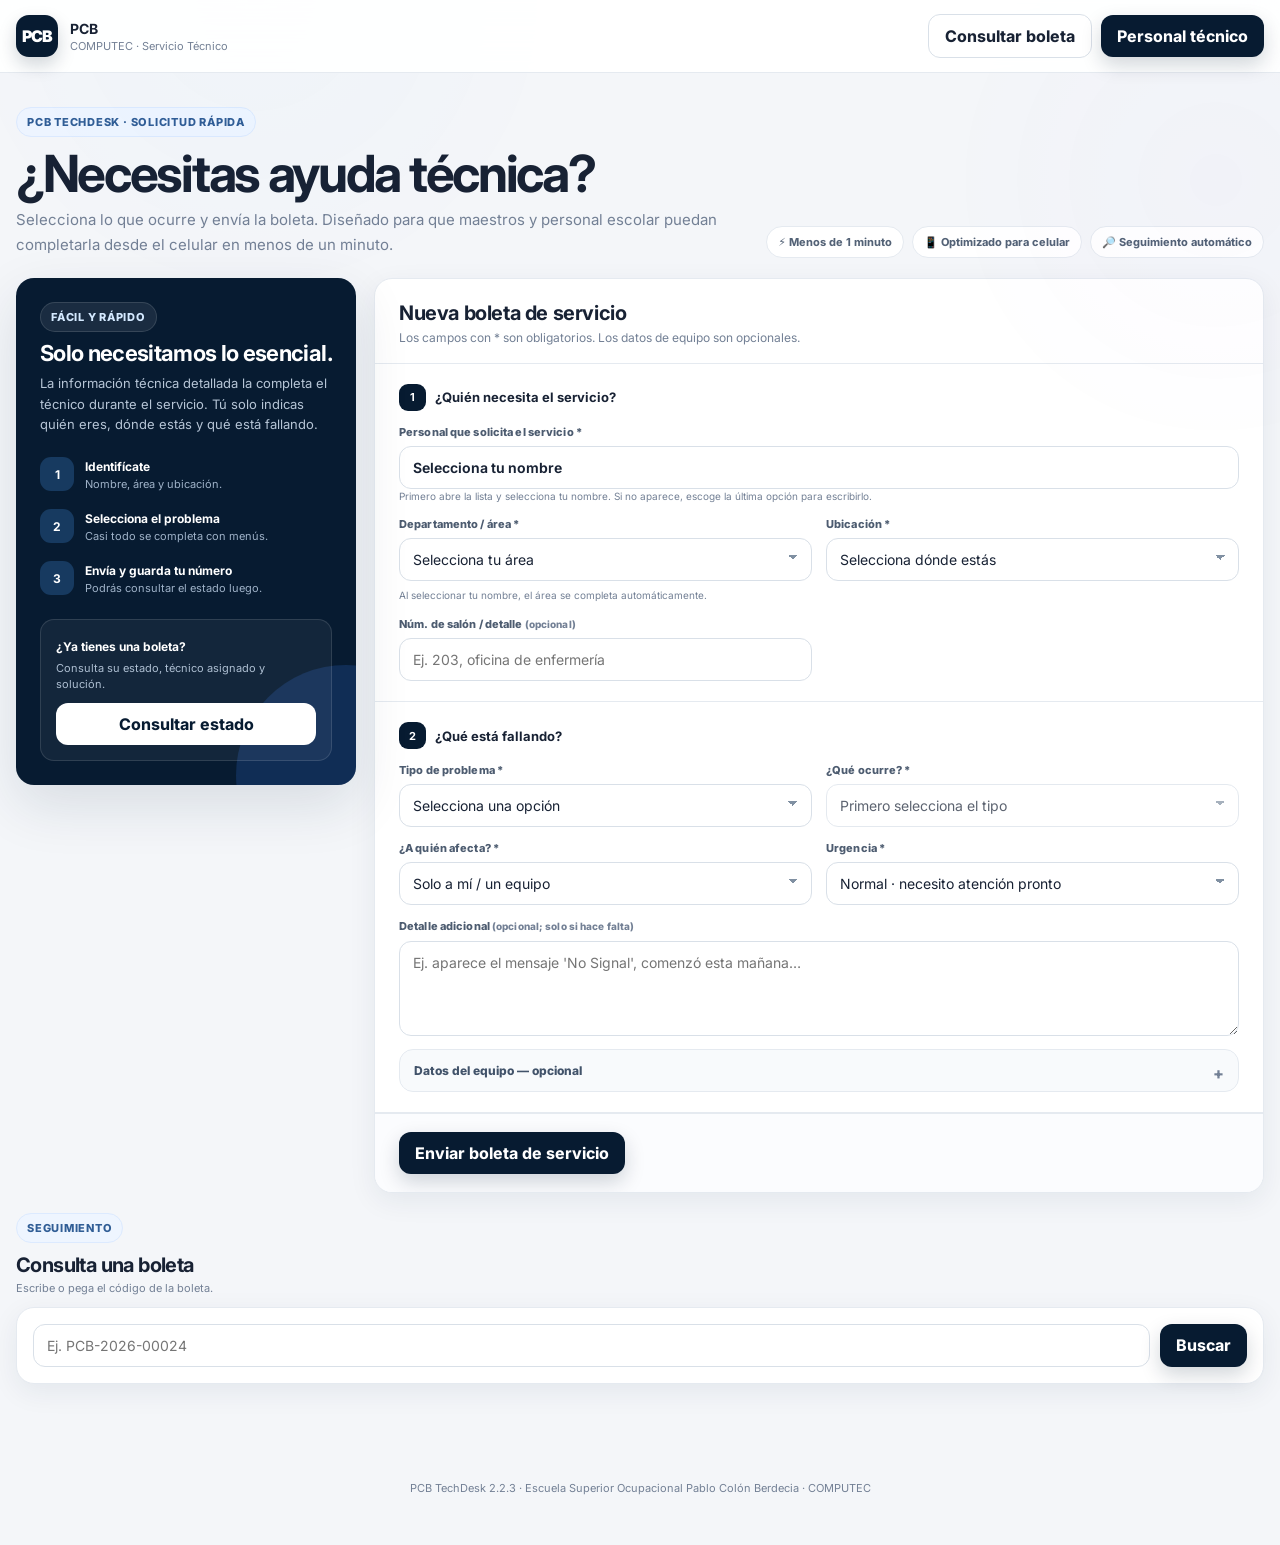
<file: index.html>
<!doctype html>
<html lang="es">
<head>
  <meta charset="utf-8">
  <meta name="viewport" content="width=device-width,initial-scale=1,viewport-fit=cover">
  <title>PCB TechDesk · Solicitud rápida de servicio</title>
  <meta name="theme-color" content="#071b31">
  <meta name="description" content="Sistema escolar de boletas de servicio técnico de COMPUTEC">
  <link rel="preconnect" href="https://fonts.googleapis.com">
  <link rel="preconnect" href="https://fonts.gstatic.com" crossorigin>
  <link href="https://fonts.googleapis.com/css2?family=Inter:wght@400;500;600;700;800;900&display=swap" rel="stylesheet">
  <link rel="stylesheet" href="assets/styles.css">
  <link rel="manifest" href="manifest.webmanifest">
</head>
<body>
  <div class="grid-bg"></div>
  <div id="demoBanner" class="demo-banner hidden">MODO DEMOSTRACIÓN · Los datos se guardan localmente hasta conectar Supabase.</div>

  <header class="topbar">
    <div class="shell topbar-inner">
      <a class="brand" href="#solicitud" aria-label="PCB TechDesk">
        <div class="brand-mark">PCB</div>
        <div class="brand-copy"><strong id="schoolName">PCB</strong><span id="deptName">COMPUTEC · Servicio Técnico</span></div>
      </a>
      <div class="top-actions">
        <a class="btn btn-secondary" href="#seguimiento">Consultar boleta</a>
        <a class="btn btn-primary" href="login.html">Personal técnico</a>
      </div>
    </div>
  </header>

  <main class="public-main" id="solicitud">
    <div class="shell">
      <section class="public-intro">
        <div>
          <span class="eyebrow">PCB TechDesk · solicitud rápida</span>
          <h1>¿Necesitas ayuda técnica?</h1>
          <p>Selecciona lo que ocurre y envía la boleta. Diseñado para que maestros y personal escolar puedan completarla desde el celular en menos de un minuto.</p>
        </div>
        <div class="quick-chips" aria-label="Ventajas">
          <span class="quick-chip">⚡ Menos de 1 minuto</span>
          <span class="quick-chip">📱 Optimizado para celular</span>
          <span class="quick-chip">🔎 Seguimiento automático</span>
        </div>
      </section>

      <div class="quick-layout">
        <aside class="quick-side">
          <span class="eyebrow" style="background:rgba(255,255,255,.08);border-color:rgba(255,255,255,.12);color:#d4e9ff">Fácil y rápido</span>
          <h2>Solo necesitamos lo esencial.</h2>
          <p>La información técnica detallada la completa el técnico durante el servicio. Tú solo indicas quién eres, dónde estás y qué está fallando.</p>
          <div class="quick-step"><b>1</b><div><strong>Identifícate</strong><span>Nombre, área y ubicación.</span></div></div>
          <div class="quick-step"><b>2</b><div><strong>Selecciona el problema</strong><span>Casi todo se completa con menús.</span></div></div>
          <div class="quick-step"><b>3</b><div><strong>Envía y guarda tu número</strong><span>Podrás consultar el estado luego.</span></div></div>
          <div class="side-track">
            <strong>¿Ya tienes una boleta?</strong>
            <p>Consulta su estado, técnico asignado y solución.</p>
            <a class="btn" href="#seguimiento">Consultar estado</a>
          </div>
        </aside>

        <section class="card quick-form-card">
          <div class="quick-form-head">
            <h2>Nueva boleta de servicio</h2>
            <p>Los campos con * son obligatorios. Los datos de equipo son opcionales.</p>
          </div>

          <form id="ticketForm" novalidate>

            <div class="quick-section">
              <div class="quick-section-title"><b>1</b><strong>¿Quién necesita el servicio?</strong></div>
              <div class="form-grid">
                <div class="field full staff-directory-field">
                  <label for="staffSelect">Personal que solicita el servicio *</label>
                  <div id="staffSelectMode">
                    <select id="staffSelect" aria-describedby="staffHelp" required>
                      <option value="">Selecciona tu nombre</option>
                      <option value="staff_07" data-name="Acosta Meléndez, Vilmarie" data-email="de140504@miescuela.pr" data-assignment="Inglés" data-schedule="12:50-1:40" data-grade="12" data-department="Inglés">Acosta Meléndez, Vilmarie — Inglés — 12</option>
                      <option value="staff_03" data-name="Aguayo Guzmán, Danny" data-email="de109743@miescuela.pr" data-assignment="Español" data-schedule="10:10-11:00" data-grade="11" data-department="Español">Aguayo Guzmán, Danny — Español — 11</option>
                      <option value="staff_20" data-name="Alicea Nieves, Melanie" data-email="de168674@miescuela.pr" data-assignment="Artes Culinarias" data-schedule="7:30-8:30" data-grade="10, 11, 12" data-department="Artes Culinarias">Alicea Nieves, Melanie — Artes Culinarias — 10, 11, 12</option>
                      <option value="staff_04" data-name="Alvarado Berríos, Angélica" data-email="de151684@miescuela.pr" data-assignment="Español" data-schedule="12:50-1:40" data-grade="12" data-department="Español">Alvarado Berríos, Angélica — Español — 12</option>
                      <option value="staff_21" data-name="Berrios Colón, Carmen I." data-email="de110258@miescuela.pr" data-assignment="Consejera" data-schedule="---" data-grade="N/A" data-department="Consejería">Berrios Colón, Carmen I. — Consejera</option>
                      <option value="staff_26" data-name="Berrios Ortiz, Jesús" data-email="de161266@miescuela.pr" data-assignment="Psicólogo" data-schedule="2:30-3:30" data-grade="N/A" data-department="Psicología">Berrios Ortiz, Jesús — Psicólogo</option>
                      <option value="staff_28" data-name="Berrios Zayas, Janelyz" data-email="de167251@miescuela.pr" data-assignment="Trabajadora Social" data-schedule="2:30-3:30" data-grade="N/A" data-department="Trabajo Social">Berrios Zayas, Janelyz — Trabajadora Social</option>
                      <option value="staff_47" data-name="Berríos, Ivette" data-email="de000009@miescuela.pr" data-assignment="Educación Especial" data-schedule="8:30-9:20" data-grade="9" data-department="Educación Especial">Berríos, Ivette — Educación Especial — 9</option>
                      <option value="staff_22" data-name="Bonilla Camacho, José L." data-email="de166341@miescuela.pr" data-assignment="STEM" data-schedule="---" data-grade="---" data-department="STEM">Bonilla Camacho, José L. — STEM</option>
                      <option value="staff_23" data-name="Camacho Ortiz, Félix" data-email="de172428@miescuela.pr" data-assignment="Matemáticas" data-schedule="---" data-grade="11" data-department="Matemáticas">Camacho Ortiz, Félix — Matemáticas — 11</option>
                      <option value="staff_24" data-name="Cintrón Ortiz, Nydia I." data-email="de82283@miescuela.pr" data-assignment="---" data-schedule="---" data-grade="---" data-department="Administración / Personal escolar">Cintrón Ortiz, Nydia I. — ---</option>
                      <option value="staff_19" data-name="Collazo Esparra, Brenda E." data-email="de73409@miescuela.pr" data-assignment="Educación Física" data-schedule="7:30-8:30" data-grade="9-12" data-department="Educación Física">Collazo Esparra, Brenda E. — Educación Física — 9-12</option>
                      <option value="staff_31" data-name="Colón Aponte, Célida I." data-email="de161775@miescuela.pr" data-assignment="Enfermera" data-schedule="1:40-2:30" data-grade="N/A" data-department="Enfermería">Colón Aponte, Célida I. — Enfermera</option>
                      <option value="staff_25" data-name="Colón Arroyo, Sheyka" data-email="bibliotecapcb2@gmail.com" data-assignment="Bibliotecaria" data-schedule="1:00-3:30" data-grade="N/A" data-department="Biblioteca / Centro de Recursos">Colón Arroyo, Sheyka — Bibliotecaria</option>
                      <option value="staff_08" data-name="Colón Ortiz, Luz C." data-email="de91134@miescuela.pr" data-assignment="Matemáticas" data-schedule="10:10-11:00" data-grade="9" data-department="Matemáticas">Colón Ortiz, Luz C. — Matemáticas — 9</option>
                      <option value="staff_51" data-name="Colón, W." data-email="de000007@miescuela.pr" data-assignment="Ciencia EE" data-schedule="12:00-12:50" data-grade="9, 10, 11" data-department="Educación Especial">Colón, W. — Ciencia EE — 9, 10, 11</option>
                      <option value="staff_48" data-name="Colón, W." data-email="de000004@miescuela.pr" data-assignment="Educación Especial" data-schedule="8:30-9:20" data-grade="10" data-department="Educación Especial">Colón, W. — Educación Especial — 10</option>
                      <option value="staff_29" data-name="Cruz Maldonado, Sonia I." data-email="de58390@miescuela.pr" data-assignment="Consejera" data-schedule="1:40-2:30" data-grade="N/A" data-department="Consejería">Cruz Maldonado, Sonia I. — Consejera</option>
                      <option value="staff_43" data-name="Feliciano Rivera, Eliel" data-email="de108786@miescuela.pr" data-assignment="Educación Especial" data-schedule="8:30-9:20" data-grade="11" data-department="Educación Especial">Feliciano Rivera, Eliel — Educación Especial — 11</option>
                      <option value="staff_16" data-name="Fuentes Berrios, Elsa" data-email="de172572@miescuela.pr" data-assignment="Aplicaciones Tecnológicas" data-schedule="7:30-8:30" data-grade="9" data-department="Aplicaciones Tecnológicas">Fuentes Berrios, Elsa — Aplicaciones Tecnológicas — 9</option>
                      <option value="staff_30" data-name="García Rivera, Maricarmen" data-email="de85494@miescuela.pr" data-assignment="Consejera" data-schedule="1:40-2:30" data-grade="N/A" data-department="Consejería">García Rivera, Maricarmen — Consejera</option>
                      <option value="staff_05" data-name="Hernández Rosado, Coral" data-email="de152598@miescuela.pr" data-assignment="Inglés" data-schedule="9:20-10:10" data-grade="10" data-department="Inglés">Hernández Rosado, Coral — Inglés — 10</option>
                      <option value="staff_46" data-name="Martínez Maldonado, Iris M." data-email="de143365@miescuela.pr" data-assignment="Educación Especial" data-schedule="11:00-11:50" data-grade="11" data-department="Educación Especial">Martínez Maldonado, Iris M. — Educación Especial — 11</option>
                      <option value="staff_11" data-name="Matos Ortiz, Glorimar" data-email="de76545@miescuela.pr" data-assignment="Matemáticas" data-schedule="12:50-1:40" data-grade="12" data-department="Matemáticas">Matos Ortiz, Glorimar — Matemáticas — 12</option>
                      <option value="staff_32" data-name="Nieves Alvarado, Madeline" data-email="de131962@miescuela.pr" data-assignment="Historia" data-schedule="9:20-10:10" data-grade="9" data-department="Historia / Estudios Sociales">Nieves Alvarado, Madeline — Historia — 9</option>
                      <option value="staff_49" data-name="Núñez, Sra." data-email="de000005@miescuela.pr" data-assignment="Español EE" data-schedule="8:30-9:20" data-grade="9, 10, 11" data-department="Educación Especial">Núñez, Sra. — Español EE — 9, 10, 11</option>
                      <option value="staff_12" data-name="Ortiz Berdecia, Diana C." data-email="de159697@miescuela.pr" data-assignment="Ciencias" data-schedule="8:30-9:20" data-grade="9" data-department="Ciencias">Ortiz Berdecia, Diana C. — Ciencias — 9</option>
                      <option value="staff_39" data-name="Ortiz Cartagena, Marta" data-email="de155939@miescuela.pr" data-assignment="Vocacional-Enfermería" data-schedule="7:30-8:30" data-grade="10, 11, 12" data-department="Enfermería">Ortiz Cartagena, Marta — Vocacional-Enfermería — 10, 11, 12</option>
                      <option value="staff_37" data-name="Ortiz Montesino, Nivia J." data-email="de66472@miescuela.pr" data-assignment="Cosmetología" data-schedule="7:30-8:30" data-grade="10, 11, 12" data-department="Cosmetología">Ortiz Montesino, Nivia J. — Cosmetología — 10, 11, 12</option>
                      <option value="staff_06" data-name="Otero, Carmen" data-email="de112451@miescuela.pr" data-assignment="Inglés" data-schedule="9:20-10:10" data-grade="9-6, 9-7, 10-6, 11-6, EES" data-department="Inglés">Otero, Carmen — Inglés — 9-6, 9-7, 10-6, 11-6, EES</option>
                      <option value="staff_15" data-name="Palomino Luna, Ivette" data-email="de74635@miescuela.pr" data-assignment="Ciencia Física" data-schedule="9:20-10:10" data-grade="12" data-department="Ciencias">Palomino Luna, Ivette — Ciencia Física — 12</option>
                      <option value="staff_50" data-name="Pérez, Sra." data-email="de000006@miescuela.pr" data-assignment="Matemática EE" data-schedule="9:20-10:10" data-grade="9, 11" data-department="Educación Especial">Pérez, Sra. — Matemática EE — 9, 11</option>
                      <option value="staff_35" data-name="Rivas Aponte, Luis E." data-email="de136956@miescuela.pr" data-assignment="Electiva Historia" data-schedule="7:30-8:30" data-grade="10-6, 11-6" data-department="Historia / Estudios Sociales">Rivas Aponte, Luis E. — Electiva Historia — 10-6, 11-6</option>
                      <option value="staff_34" data-name="Rivas Aponte, Luis E." data-email="de136956@miescuela.pr" data-assignment="Historia" data-schedule="7:30-8:30" data-grade="11, 12" data-department="Historia / Estudios Sociales">Rivas Aponte, Luis E. — Historia — 11, 12</option>
                      <option value="staff_40" data-name="Rivera Alejandro, Ada J." data-email="de155982@miescuela.pr" data-assignment="Vocacional-DECACoop" data-schedule="7:30-8:30" data-grade="10, 11, 12" data-department="DECA / Coop">Rivera Alejandro, Ada J. — Vocacional-DECACoop — 10, 11, 12</option>
                      <option value="staff_44" data-name="Rivera Berrios, Ana M." data-email="de000008@miescuela.pr" data-assignment="Educación Especial" data-schedule="12:00-12:50" data-grade="9, 12" data-department="Educación Especial">Rivera Berrios, Ana M. — Educación Especial — 9, 12</option>
                      <option value="staff_09" data-name="Rivera Hernández, Miguel A." data-email="de70109@miescuela.pr" data-assignment="Matemáticas" data-schedule="8:30-9:20" data-grade="10" data-department="Matemáticas">Rivera Hernández, Miguel A. — Matemáticas — 10</option>
                      <option value="staff_27" data-name="Rivera Moreno, Kárem Z." data-email="de156358@miescuela.pr" data-assignment="Trabajadora Social" data-schedule="2:30-3:30" data-grade="N/A" data-department="Trabajo Social">Rivera Moreno, Kárem Z. — Trabajadora Social</option>
                      <option value="staff_45" data-name="Rivera Pagan, Zulma I." data-email="de142518@miescuela.pr" data-assignment="Educación Especial" data-schedule="12:50-1:40" data-grade="10" data-department="Educación Especial">Rivera Pagan, Zulma I. — Educación Especial — 10</option>
                      <option value="staff_14" data-name="Rivera, Jennifer" data-email="de000002@miescuela.pr" data-assignment="Ciencias" data-schedule="11:00-11:50" data-grade="11" data-department="Ciencias">Rivera, Jennifer — Ciencias — 11</option>
                      <option value="staff_02" data-name="Rodríguez López, Brenda L." data-email="de68899@miescuela.pr" data-assignment="Español" data-schedule="8:30-9:20" data-grade="10" data-department="Español">Rodríguez López, Brenda L. — Español — 10</option>
                      <option value="staff_42" data-name="Rodríguez Rodríguez, Jelitza" data-email="de87668@miescuela.pr" data-assignment="Vocacional-Electiva Ocupacional" data-schedule="8:30-9:20" data-grade="11" data-department="Educación Ocupacional">Rodríguez Rodríguez, Jelitza — Vocacional-Electiva Ocupacional — 11</option>
                      <option value="staff_13" data-name="Rosado Alvarado, Jacqueline M." data-email="de69779@miescuela.pr" data-assignment="Ciencias" data-schedule="8:30-9:20" data-grade="10" data-department="Ciencias">Rosado Alvarado, Jacqueline M. — Ciencias — 10</option>
                      <option value="staff_10" data-name="Rosado, Evelisse" data-email="de000013@miescuela.pr" data-assignment="Matemáticas" data-schedule="10:10-11:00" data-grade="11" data-department="Matemáticas">Rosado, Evelisse — Matemáticas — 11</option>
                      <option value="staff_41" data-name="Ríos Berrios, Luis" data-email="de109026@miescuela.pr" data-assignment="Vocacioal-Elaboración P.A." data-schedule="7:30-8:30" data-grade="10, 11, 12" data-department="Elaboración de Productos Agrícolas">Ríos Berrios, Luis — Vocacioal-Elaboración P.A. — 10, 11, 12</option>
                      <option value="staff_17" data-name="Santiago Cruz, Yarimar" data-email="de134628@miescuela.pr" data-assignment="Salud" data-schedule="7:30-8:30" data-grade="9" data-department="Salud">Santiago Cruz, Yarimar — Salud — 9</option>
                      <option value="staff_36" data-name="Soto Pagán, Celimar" data-email="de134766@miescuela.pr" data-assignment="Electiva Salud" data-schedule="11:00-11:50" data-grade="10, 12" data-department="Salud">Soto Pagán, Celimar — Electiva Salud — 10, 12</option>
                      <option value="staff_01" data-name="Torres Soto, Midelys" data-email="de000001@miescuela.pr" data-assignment="Español" data-schedule="8:30-9:20" data-grade="9" data-department="Español">Torres Soto, Midelys — Español — 9</option>
                      <option value="staff_52" data-name="Torres, Carmen" data-email="de000003@miescuela.pr" data-assignment="R2 y R3" data-schedule="10:10-11:00" data-grade="R2, R3" data-department="Educación Especial">Torres, Carmen — R2 y R3 — R2, R3</option>
                      <option value="staff_33" data-name="Virella Ramos, Desiré" data-email="de148839@miescuela.pr" data-assignment="Historia" data-schedule="8:30-9:20" data-grade="10" data-department="Historia / Estudios Sociales">Virella Ramos, Desiré — Historia — 10</option>
                      <option value="staff_18" data-name="Vázquez Maldonado, Mayra" data-email="de166884@miescuela.pr" data-assignment="Educación Física" data-schedule="7:30-8:30" data-grade="9-12" data-department="Educación Física">Vázquez Maldonado, Mayra — Educación Física — 9-12</option>
                      <option value="staff_38" data-name="Vázquez Vázquez, Roberto" data-email="de167766@miescuela.pr" data-assignment="Vocacional-Computec" data-schedule="7:30-8:30" data-grade="10, 11, 12" data-department="COMPUTEC / Tecnología">Vázquez Vázquez, Roberto — Vocacional-Computec — 10, 11, 12</option>
                      <option value="__other_staff">＋ Otro personal escolar / Mi nombre no aparece</option>
                    </select>
                    <div class="hint" id="staffHelp">Primero abre la lista y selecciona tu nombre. Si no aparece, escoge la última opción para escribirlo.</div>
                  </div>

                  <div id="staffManualMode" class="hidden">
                    <div class="manual-staff-head">
                      <strong>Otro personal escolar</strong>
                      <button type="button" class="btn btn-secondary btn-sm" id="backToStaffList">← Volver a la lista</button>
                    </div>
                    <div class="form-grid" style="margin-top:10px">
                      <div class="field">
                        <label for="otherStaffName">Nombre y apellido *</label>
                        <input id="otherStaffName" autocomplete="name" placeholder="Escribe tu nombre completo">
                      </div>
                      <div class="field">
                        <label for="otherStaffType">Tipo de personal *</label>
                        <select id="otherStaffType">
                          <option value="">Selecciona una opción</option>
                          <option>Asistente administrativo/a</option>
                          <option>Secretaría / Oficina</option>
                          <option>Asistente de Educación Especial</option>
                          <option>Comedor Escolar</option>
                          <option>Mantenimiento / Custodia</option>
                          <option>Seguridad</option>
                          <option>Administración</option>
                          <option>Otro personal escolar</option>
                        </select>
                      </div>
                    </div>
                  </div>

                  <div id="selectedStaffInfo" class="staff-profile hidden" aria-live="polite">
                    <div class="staff-profile-title"><span>✓</span><div><strong id="staffInfoName"></strong><small>Datos completados automáticamente</small></div></div>
                    <div class="staff-profile-grid">
                      <div><span>Correo</span><strong id="staffInfoEmail">—</strong></div>
                      <div><span>Asignatura / función</span><strong id="staffInfoAssignment">—</strong></div>
                      <div><span>Horario capacitación</span><strong id="staffInfoSchedule">—</strong></div>
                      <div><span>Grado / grupo</span><strong id="staffInfoGrade">—</strong></div>
                    </div>
                  </div>

                  <input type="hidden" id="requesterName" name="requester_name">
                  <input type="hidden" id="requesterEmail" name="requester_email">
                  <input type="hidden" id="requesterAssignment" name="requester_assignment">
                  <input type="hidden" id="requesterSchedule" name="requester_training_schedule">
                  <input type="hidden" id="requesterGrade" name="requester_grade">
                </div>
                <div class="field">
                  <label for="department">Departamento / área *</label>
                  <select id="department" name="department" required>
                    <option value="">Selecciona tu área</option>
                    <option>Administración / Personal escolar</option>
                    <option>Aplicaciones Tecnológicas</option>
                    <option>Artes Culinarias</option>
                    <option>Biblioteca / Centro de Recursos</option>
                    <option>COMPUTEC / Tecnología</option>
                    <option>Consejería</option>
                    <option>Cosmetología</option>
                    <option>DECA / Coop</option>
                    <option>Educación Especial</option>
                    <option>Educación Física</option>
                    <option>Educación Ocupacional</option>
                    <option>Elaboración de Productos Agrícolas</option>
                    <option>Enfermería</option>
                    <option>Español</option>
                    <option>Historia / Estudios Sociales</option>
                    <option>Inglés</option>
                    <option>Matemáticas</option>
                    <option>Ciencias</option>
                    <option>Psicología</option>
                    <option>Salud</option>
                    <option>STEM</option>
                    <option>Trabajo Social</option>
                    <option>Comedor Escolar</option>
                    <option>Mantenimiento / Custodia</option>
                    <option>Seguridad</option>
                    <option value="__other">Otro</option>
                  </select>
                  <div class="hint" id="departmentHint">Al seleccionar tu nombre, el área se completa automáticamente.</div>
                </div>
                <div class="field hidden" id="departmentOtherField">
                  <label for="departmentOther">Escribe el departamento *</label>
                  <input id="departmentOther" placeholder="Nombre del departamento">
                </div>
                <div class="field">
                  <label for="room">Ubicación *</label>
                  <select id="room" name="room" required>
                    <option value="">Selecciona dónde estás</option>
                    <option>Salón de clases</option>
                    <option>Oficina administrativa</option>
                    <option>Biblioteca / Centro de Recursos</option>
                    <option>Laboratorio de COMPUTEC</option>
                    <option>Taller ocupacional</option>
                    <option>Laboratorio de Ciencias</option>
                    <option>Salón de Educación Especial</option>
                    <option>Comedor Escolar</option>
                    <option>Gimnasio / Educación Física</option>
                    <option value="__other">Otra ubicación</option>
                  </select>
                </div>
                <div class="field hidden" id="roomOtherField">
                  <label for="roomOther">Salón / ubicación *</label>
                  <input id="roomOther" placeholder="Ej. Salón 203, oficina principal">
                </div>
                <div class="field" id="roomDetailField">
                  <label for="roomDetail">Núm. de salón / detalle <span class="hint">(opcional)</span></label>
                  <input id="roomDetail" placeholder="Ej. 203, oficina de enfermería">
                </div>
              </div>
            </div>

            <div class="quick-section">
              <div class="quick-section-title"><b>2</b><strong>¿Qué está fallando?</strong></div>
              <div class="form-grid">
                <div class="field">
                  <label for="category">Tipo de problema *</label>
                  <select id="category" name="category" required>
                    <option value="">Selecciona una opción</option>
                    <option value="Computadora / Laptop">Computadora o laptop</option>
                    <option value="Internet / Red">Internet o Wi‑Fi</option>
                    <option value="Impresora / Escáner">Impresora o escáner</option>
                    <option value="Proyector / Pantalla">Proyector, pantalla o Mimio</option>
                    <option value="Cuenta / Software">Cuenta, contraseña o programa</option>
                    <option value="Periférico / Cable">Teclado, mouse, cable, USB o accesorio</option>
                    <option value="Impresión 3D / Plotter">Impresora 3D, plotter o laminadora</option>
                    <option value="Otro">Otro problema técnico</option>
                  </select>
                </div>
                <div class="field">
                  <label for="issue">¿Qué ocurre? *</label>
                  <select id="issue" required disabled>
                    <option value="">Primero selecciona el tipo</option>
                  </select>
                </div>
                <div class="field">
                  <label for="impact">¿A quién afecta? *</label>
                  <select id="impact" name="impact" required>
                    <option value="single_user">Solo a mí / un equipo</option>
                    <option value="classroom">Afecta una clase o salón</option>
                    <option value="department">Afecta varias personas / departamento</option>
                    <option value="school_wide">Afecta gran parte de la escuela</option>
                  </select>
                </div>
                <div class="field">
                  <label for="priority">Urgencia *</label>
                  <select id="priority" name="priority" required>
                    <option value="medium">Normal · necesito atención pronto</option>
                    <option value="low">Baja · puede esperar</option>
                    <option value="high">Alta · dificulta mi trabajo o clase</option>
                    <option value="critical">Crítica · clase o servicio detenido</option>
                  </select>
                </div>
                <div class="field full">
                  <label for="details">Detalle adicional <span class="hint">(opcional; solo si hace falta)</span></label>
                  <textarea id="details" placeholder="Ej. aparece el mensaje 'No Signal', comenzó esta mañana…"></textarea>
                </div>
              </div>

              <details class="optional-details">
                <summary>Datos del equipo — opcional</summary>
                <div class="optional-details-body">
                  <div class="form-grid">
                    <div class="field">
                      <label for="equipmentType">Equipo</label>
                      <select id="equipmentType" name="equipment_type">
                        <option value="">No sé / no aplica</option>
                        <option>Desktop PC</option><option>Laptop</option><option>Impresora</option><option>Escáner</option>
                        <option>Proyector</option><option>Pantalla / Mimio</option><option>Router / Access Point</option><option>Tablet</option>
                        <option>Impresora 3D</option><option>Plotter</option><option>Otro</option>
                      </select>
                    </div>
                    <div class="field"><label for="brandModel">Marca / modelo</label><input id="brandModel" name="brand_model" placeholder="Ej. Lenovo E16"></div>
                    <div class="field"><label for="assetTag">Número de inventario</label><input id="assetTag" name="asset_tag" placeholder="Si está visible"></div>
                    <div class="field"><label for="serialNumber">Número de serie</label><input id="serialNumber" name="serial_number" placeholder="Opcional"></div>
                    <div class="field full">
                      <label>Evidencia fotográfica</label>
                      <input id="evidence" type="file" accept="image/*" capture="environment" multiple hidden>
                      <div id="dropzone" class="dropzone"><strong>📷 Toca aquí para añadir una foto</strong><div class="hint" style="margin-top:5px">Opcional · hasta 5 imágenes · 8 MB por archivo</div></div>
                      <div id="fileList" class="file-list"></div>
                    </div>
                  </div>
                </div>
              </details>
            </div>

            <div id="submitNotice" class="notice error hidden" style="margin:0 24px"></div>
            <div class="quick-submit">
              <button class="btn btn-primary" id="submitTicket" type="submit">Enviar boleta de servicio</button>
            </div>
          </form>

          <div id="successBox" class="notice success hidden" style="margin:0 24px 22px">
            <strong>✅ Boleta creada: <span id="successTicketNo"></span></strong>
            <p style="margin:6px 0;color:#58705f">Guarda este código para consultar el estado de la boleta.</p>
            <div style="display:flex;gap:8px;flex-wrap:wrap"><input id="successTracking" aria-label="Código de boleta" readonly style="flex:1;min-width:220px;background:#fff;border:1px solid #cfe1d5;padding:10px;border-radius:10px"><button id="copyTracking" class="btn btn-secondary btn-sm" type="button">Copiar código</button></div>
          </div>
        </section>
      </div>

      <section class="tracking-area" id="seguimiento">
        <div class="section-head"><div><span class="eyebrow">Seguimiento</span><h2 style="margin-top:10px">Consulta una boleta</h2><p>Escribe o pega el código de la boleta.</p></div></div>
        <div class="card tracking-box"><input id="trackInput" placeholder="Ej. PCB-2026-00024"><button class="btn btn-primary" id="trackBtn">Buscar</button></div>
        <div id="trackResult"></div>
      </section>
    </div>
  </main>

  <footer class="footer"><div class="shell">PCB TechDesk 2.2.3 · Escuela Superior Ocupacional Pablo Colón Berdecia · COMPUTEC</div></footer>
  <script defer src="assets/staff-ui.js"></script>
  <script type="module" src="assets/public.js"></script>
  <script>if('serviceWorker' in navigator)navigator.serviceWorker.register('./sw.js').catch(()=>{});</script>
</body>
</html>
</file>
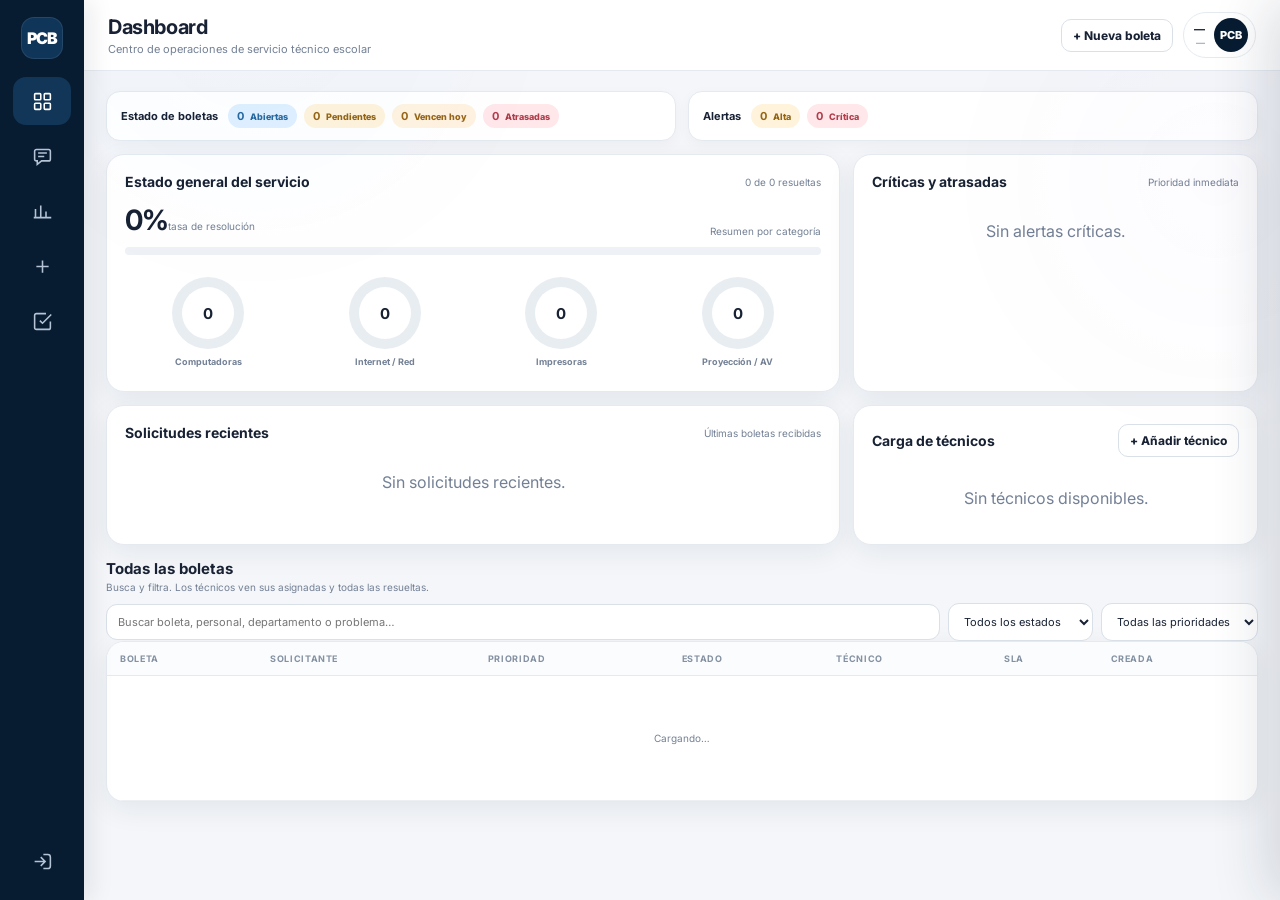
<file: app.html>
<!doctype html>
<html lang="es">
<head>
  <meta charset="utf-8">
  <meta name="viewport" content="width=device-width,initial-scale=1,viewport-fit=cover">
  <title>Dashboard · PCB TechDesk</title>
  <link rel="preconnect" href="https://fonts.googleapis.com"><link rel="preconnect" href="https://fonts.gstatic.com" crossorigin>
  <link href="https://fonts.googleapis.com/css2?family=Inter:wght@400;500;600;700;800;900&display=swap" rel="stylesheet">
  <link rel="stylesheet" href="assets/styles.css">
</head>
<body>
  <div class="grid-bg"></div>
  <div id="demoBanner" class="demo-banner hidden">MODO DEMOSTRACIÓN · el panel usa datos locales de muestra hasta conectar Supabase.</div>
  <div class="app-layout">
    <aside class="sidebar" aria-label="Navegación principal">
      <div class="side-brand"><a class="brand" href="app.html"><div class="brand-mark">PCB</div></a></div>
      <nav class="nav">
        <a class="active" href="app.html" aria-label="Dashboard">
          <svg viewBox="0 0 24 24"><rect x="3" y="3" width="7" height="7" rx="1"/><rect x="14" y="3" width="7" height="7" rx="1"/><rect x="3" y="14" width="7" height="7" rx="1"/><rect x="14" y="14" width="7" height="7" rx="1"/></svg><span class="nav-label">Dashboard</span>
        </a>
        <a href="#tickets" aria-label="Boletas">
          <svg viewBox="0 0 24 24"><path d="M5 4h14a2 2 0 0 1 2 2v9a2 2 0 0 1-2 2h-8l-5 4v-4H5a2 2 0 0 1-2-2V6a2 2 0 0 1 2-2Z"/><path d="M7 8h10M7 12h7"/></svg><span class="nav-label">Boletas</span>
        </a>
        <a href="reports.html" data-admin-only aria-label="Reportes">
          <svg viewBox="0 0 24 24"><path d="M4 19V9M10 19V5M16 19v-7M22 19H2"/></svg><span class="nav-label">Reportes</span>
        </a>
        <a href="index.html" aria-label="Nueva boleta">
          <svg viewBox="0 0 24 24"><path d="M12 5v14M5 12h14"/></svg><span class="nav-label">Nueva boleta</span>
        </a>
        <a href="resueltas.html" aria-label="Boletas resueltas">
          <svg viewBox="0 0 24 24"><path d="M9 11l3 3L22 4"/><path d="M21 12v7a2 2 0 0 1-2 2H5a2 2 0 0 1-2-2V5a2 2 0 0 1 2-2h11"/></svg><span class="nav-label">Boletas resueltas</span>
        </a>
      </nav>
      <div class="sidebar-bottom nav"><button id="logoutBtn" aria-label="Cerrar sesión"><svg viewBox="0 0 24 24"><path d="M10 17l5-5-5-5M15 12H3M13 4h5a3 3 0 0 1 3 3v10a3 3 0 0 1-3 3h-5"/></svg><span class="nav-label">Cerrar sesión</span></button></div>
    </aside>

    <main class="main">
      <header class="app-header">
        <div><h1 id="dashboardTitle">Dashboard</h1><p id="dashboardSubtitle">Centro de operaciones de servicio técnico escolar</p></div>
        <div class="header-actions">
          <a class="btn btn-secondary btn-sm" href="index.html">+ Nueva boleta</a>
          <div class="user-badge"><div class="user-copy"><strong id="userName">—</strong><span id="userRole">—</span></div><div class="avatar" id="userAvatar">PCB</div></div>
        </div>
      </header>

      <section class="app-content">
        <div class="dashboard-strip">
          <div class="strip-card"><strong>Estado de boletas</strong><div class="strip-pills"><span class="metric-pill metric-open"><b id="stripOpen">0</b> Abiertas</span><span class="metric-pill metric-pending"><b id="stripPending">0</b> Pendientes</span><span class="metric-pill metric-due"><b id="stripDueToday">0</b> Vencen hoy</span><span class="metric-pill metric-overdue"><b id="stripOverdue">0</b> Atrasadas</span></div></div>
          <div class="strip-card"><strong>Alertas</strong><div class="strip-pills"><span class="metric-pill metric-warning"><b id="stripWarning">0</b> Alta</span><span class="metric-pill metric-critical"><b id="stripCritical">0</b> Crítica</span></div></div>
        </div>

        <div class="dashboard-grid">
          <section class="panel span-2">
            <div class="panel-title"><h2>Estado general del servicio</h2><span id="serviceRateText">0 de 0 resueltas</span></div>
            <div class="service-progress-head"><div><strong id="serviceRate">0%</strong><span>tasa de resolución</span></div><span>Resumen por categoría</span></div>
            <div class="progress"><i id="serviceRateBar" style="width:0%"></i></div>
            <div class="ring-grid">
              <div class="ring-card"><div class="ring" id="ringComputer"><b id="ringComputerCount">0</b></div><span>Computadoras</span></div>
              <div class="ring-card"><div class="ring" id="ringNetwork"><b id="ringNetworkCount">0</b></div><span>Internet / Red</span></div>
              <div class="ring-card"><div class="ring" id="ringPrinter"><b id="ringPrinterCount">0</b></div><span>Impresoras</span></div>
              <div class="ring-card"><div class="ring" id="ringDisplay"><b id="ringDisplayCount">0</b></div><span>Proyección / AV</span></div>
            </div>
          </section>

          <section class="panel">
            <div class="panel-title"><h2>Críticas y atrasadas</h2><span>Prioridad inmediata</span></div>
            <div id="criticalList" class="compact-list"><div class="empty" style="padding:18px">Sin alertas críticas.</div></div>
          </section>

          <section class="panel span-2">
            <div class="panel-title"><h2>Solicitudes recientes</h2><span>Últimas boletas recibidas</span></div>
            <div id="recentList" class="compact-list"><div class="empty" style="padding:18px">Sin solicitudes recientes.</div></div>
          </section>

          <section class="panel">
            <div class="panel-title"><h2>Carga de técnicos</h2><button id="addTechnicianBtn" data-admin-only class="btn btn-secondary btn-sm" type="button">+ Añadir técnico</button></div>
            <div id="technicianLoad"><div class="empty" style="padding:18px">Sin técnicos disponibles.</div></div>
          </section>
        </div>

        <section class="tickets-section" id="tickets">
          <div class="tickets-head">
            <div><h2 id="ticketsTitle">Todas las boletas</h2><p id="ticketsSubtitle">Busca y filtra. Los técnicos ven sus asignadas y todas las resueltas.</p></div>
          </div>
          <div class="toolbar">
            <div class="search"><input id="searchInput" placeholder="Buscar boleta, personal, departamento o problema…"></div>
            <select id="statusFilter"><option value="">Todos los estados</option><option value="new">Nueva</option><option value="triage">Evaluación</option><option value="assigned">Asignada</option><option value="in_progress">En proceso</option><option value="awaiting_user">Esperando usuario</option><option value="awaiting_parts">Esperando pieza</option><option value="resolved">Resuelta</option><option value="closed">Cerrada</option></select>
            <select id="priorityFilter"><option value="">Todas las prioridades</option><option value="critical">Crítica</option><option value="high">Alta</option><option value="medium">Media</option><option value="low">Baja</option></select>
          </div>
          <div class="card table-card"><div class="table-wrap"><table class="table"><thead><tr><th>Boleta</th><th>Solicitante</th><th>Prioridad</th><th>Estado</th><th>Técnico</th><th>SLA</th><th>Creada</th></tr></thead><tbody id="ticketBody"><tr><td colspan="7"><div class="empty">Cargando…</div></td></tr></tbody></table></div></div>
        </section>
      </section>
    </main>
  </div>

  <div id="drawerBackdrop" class="drawer-backdrop"></div>
  <aside id="ticketDrawer" class="drawer"><div class="drawer-head"><div><div id="drawerTitle" style="font-weight:850">Boleta</div><div style="font-size:9px;color:var(--muted)">Historial y acciones</div></div><button id="drawerClose" class="icon-btn">×</button></div><div id="drawerBody" class="drawer-body"></div></aside>
  <dialog id="technicianDialog" class="modal-dialog"><form id="technicianForm"><div class="panel-title"><div><h2>Añadir técnico</h2><span>La cuenta aparecerá en el menú de asignación.</span></div><button id="cancelTechnician" class="icon-btn" type="button" aria-label="Cerrar">×</button></div><div class="field" style="margin-top:18px"><label>Nombre completo</label><input id="technicianName" required minlength="3" autocomplete="name"></div><div class="field" style="margin-top:12px"><label>Correo / usuario</label><input id="technicianEmail" type="email" required autocomplete="off"></div><div class="field" style="margin-top:12px"><label>Contraseña temporal</label><input id="technicianPassword" type="password" required minlength="8" autocomplete="new-password"><div class="hint">Mínimo 8 caracteres.</div></div><div id="technicianNotice" class="notice error hidden" style="margin-top:12px"></div><div class="form-actions"><button class="btn btn-secondary" type="button" onclick="this.closest('dialog').close()">Cancelar</button><button id="saveTechnician" class="btn btn-primary" type="submit">Crear técnico</button></div></form></dialog>
  <script type="module" src="assets/app.js"></script>
</body>
</html>
</file>
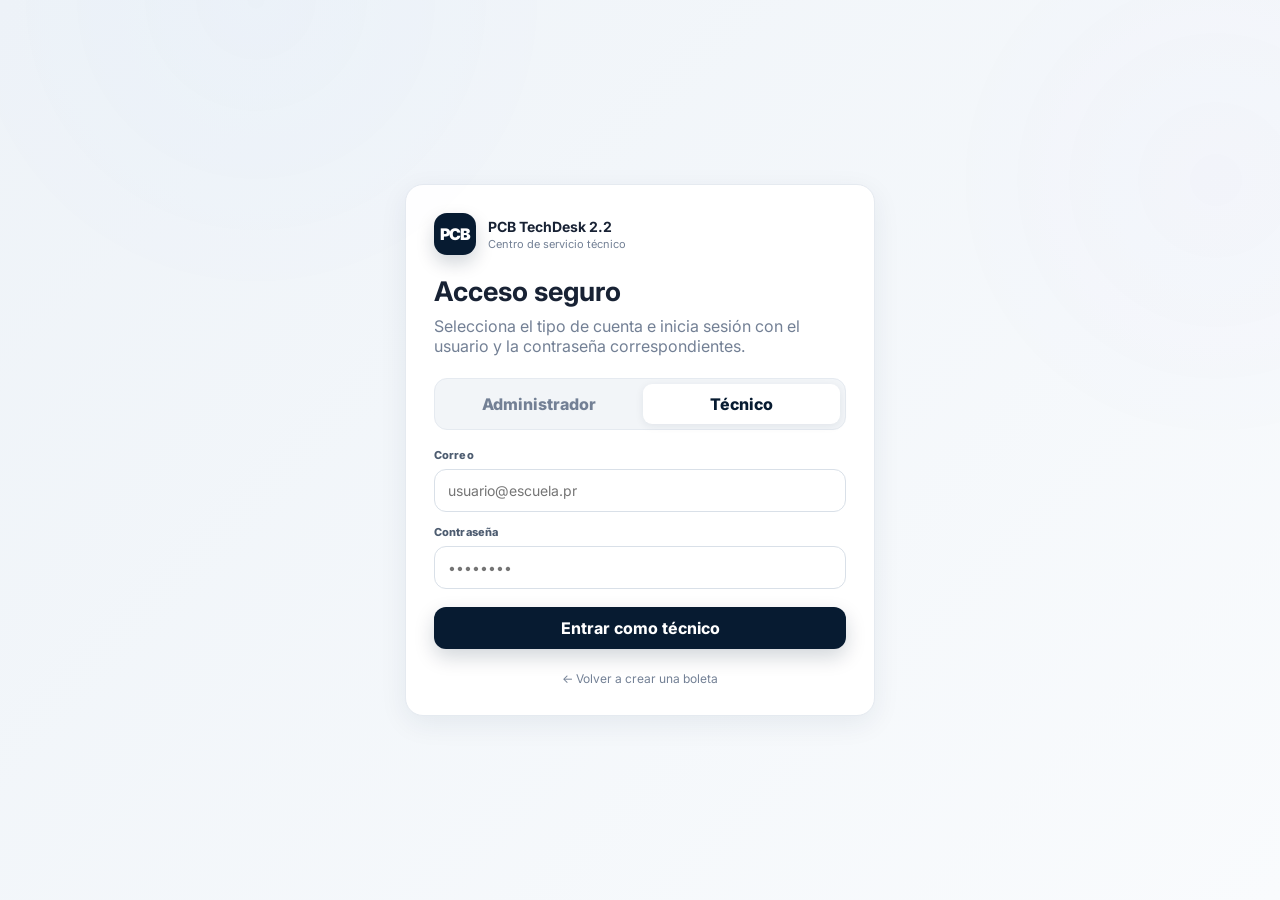
<file: login.html>
<!doctype html><html lang="es"><head><meta charset="utf-8"><meta name="viewport" content="width=device-width,initial-scale=1"><title>Acceso · PCB TechDesk</title><link rel="preconnect" href="https://fonts.googleapis.com"><link rel="preconnect" href="https://fonts.gstatic.com" crossorigin><link href="https://fonts.googleapis.com/css2?family=Inter:wght@400;500;600;700;800;900&display=swap" rel="stylesheet"><link rel="stylesheet" href="assets/styles.css"></head>
<body><div class="grid-bg"></div><div id="demoBanner" class="demo-banner hidden">MODO DEMOSTRACIÓN · usa cualquier correo/contraseña. El rol seleccionado determina el panel.</div><div class="auth-wrap"><div class="card auth-card"><a class="brand" href="index.html"><div class="brand-mark">PCB</div><div><strong>PCB TechDesk 2.2</strong><span>Centro de servicio técnico</span></div></a><h1>Acceso seguro</h1><p>Selecciona el tipo de cuenta e inicia sesión con el usuario y la contraseña correspondientes.</p><div class="role-switch"><button id="roleAdmin" type="button">Administrador</button><button id="roleTech" type="button" class="active">Técnico</button></div><form id="loginForm"><div class="field"><label>Correo</label><input id="email" type="email" required autocomplete="username" placeholder="usuario@escuela.pr"></div><div class="field" style="margin-top:13px"><label>Contraseña</label><input id="password" type="password" required autocomplete="current-password" placeholder="••••••••"></div><div id="loginError" class="notice error hidden" style="margin-top:14px"></div><button class="btn btn-primary" id="loginBtn" type="submit" style="width:100%;margin-top:18px">Entrar como técnico</button></form><div style="margin-top:18px;text-align:center"><a href="index.html" style="color:var(--muted);font-size:12px;text-decoration:none">← Volver a crear una boleta</a></div></div></div>
<script type="module">
import { DEMO_MODE, signIn, getSession } from './assets/db.js';import { qs } from './assets/utils.js';
if(DEMO_MODE)qs('#demoBanner').classList.remove('hidden');let role='technician';
function setRole(r){role=r;qs('#roleTech').classList.toggle('active',r==='technician');qs('#roleAdmin').classList.toggle('active',r==='admin');qs('#loginBtn').textContent=r==='admin'?'Entrar como administrador':'Entrar como técnico'}
qs('#roleAdmin').onclick=()=>setRole('admin');qs('#roleTech').onclick=()=>setRole('technician');
getSession().then(s=>{if(s)location.href='app.html'}).catch(()=>{});
qs('#loginForm').addEventListener('submit',async e=>{e.preventDefault();const b=qs('#loginBtn'),err=qs('#loginError');err.classList.add('hidden');b.disabled=true;b.textContent='Verificando…';try{await signIn(qs('#email').value,qs('#password').value,role);location.href='app.html'}catch(x){err.textContent=x.message||'No se pudo iniciar sesión.';err.classList.remove('hidden')}finally{b.disabled=false;b.textContent=role==='admin'?'Entrar como administrador':'Entrar como técnico'}})
</script></body></html>
</file>
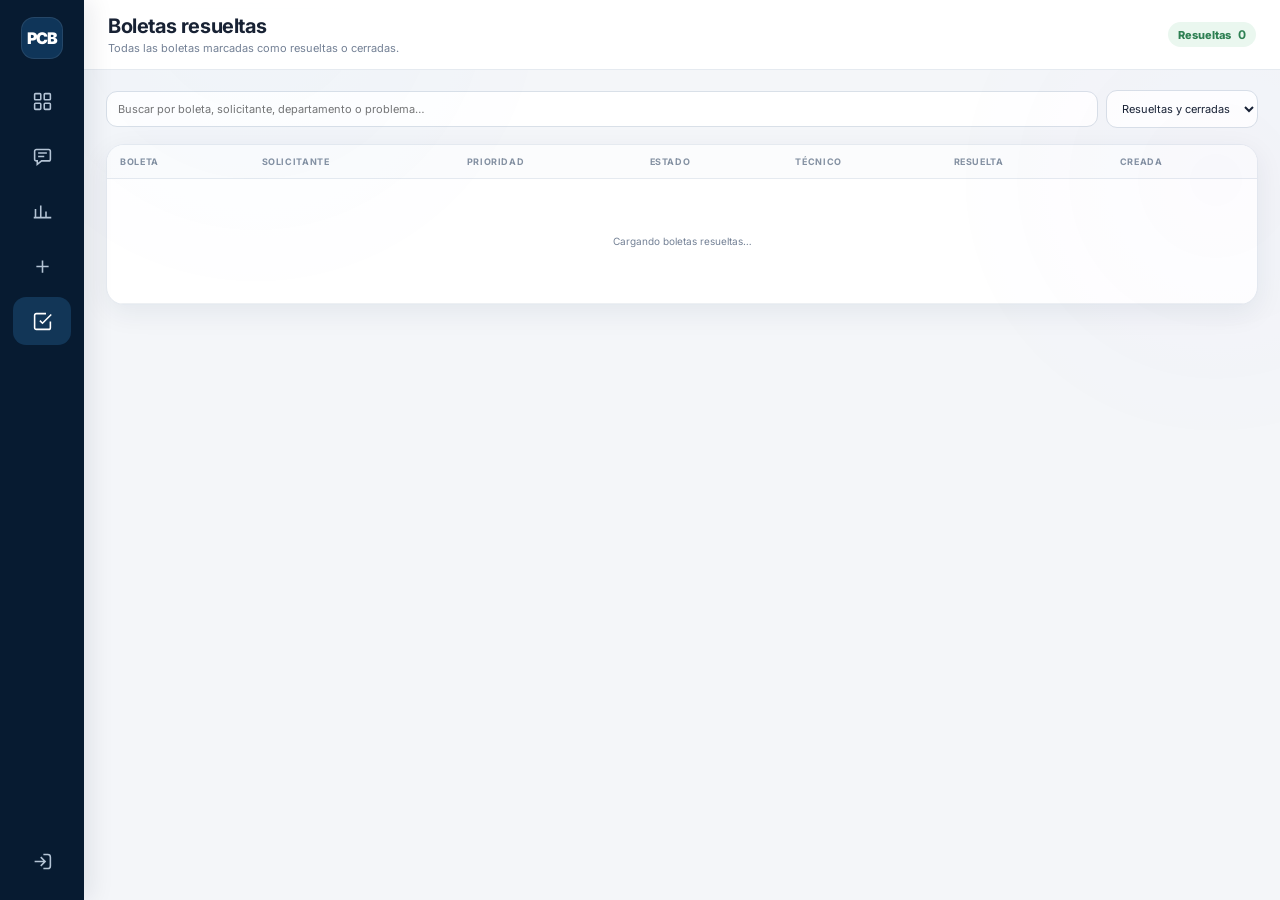
<file: resueltas.html>
<!doctype html>
<html lang="es">
<head>
  <meta charset="utf-8">
  <meta name="viewport" content="width=device-width,initial-scale=1,viewport-fit=cover">
  <title>Boletas resueltas · PCB TechDesk</title>
  <link rel="preconnect" href="https://fonts.googleapis.com">
  <link rel="preconnect" href="https://fonts.gstatic.com" crossorigin>
  <link href="https://fonts.googleapis.com/css2?family=Inter:wght@400;500;600;700;800;900&display=swap" rel="stylesheet">
  <link rel="stylesheet" href="assets/styles.css">
  <style>
    .rz-count{display:inline-flex;align-items:center;gap:7px;padding:5px 10px;border-radius:999px;background:var(--green-soft);color:#2e8053;font-size:11px;font-weight:800;white-space:nowrap}
    .rz-count b{font-size:12px}
  </style>
</head>
<body>
  <div class="grid-bg"></div>
  <div id="demoBanner" class="demo-banner hidden">MODO DEMOSTRACIÓN · los resultados se cargan de forma local.</div>

  <div class="app-layout">
    <aside class="sidebar" aria-label="Navegación principal">
      <div class="side-brand"><a class="brand" href="app.html"><div class="brand-mark">PCB</div></a></div>
      <nav class="nav">
        <a href="app.html" aria-label="Dashboard">
          <svg viewBox="0 0 24 24"><rect x="3" y="3" width="7" height="7" rx="1"/><rect x="14" y="3" width="7" height="7" rx="1"/><rect x="3" y="14" width="7" height="7" rx="1"/><rect x="14" y="14" width="7" height="7" rx="1"/></svg><span class="nav-label">Dashboard</span>
        </a>
        <a href="#tickets" aria-label="Boletas">
          <svg viewBox="0 0 24 24"><path d="M5 4h14a2 2 0 0 1 2 2v9a2 2 0 0 1-2 2h-8l-5 4v-4H5a2 2 0 0 1-2-2V6a2 2 0 0 1 2-2Z"/><path d="M7 8h10M7 12h7"/></svg><span class="nav-label">Boletas</span>
        </a>
        <a href="reports.html" data-admin-only aria-label="Reportes">
          <svg viewBox="0 0 24 24"><path d="M4 19V9M10 19V5M16 19v-7M22 19H2"/></svg><span class="nav-label">Reportes</span>
        </a>
        <a href="index.html" aria-label="Nueva boleta">
          <svg viewBox="0 0 24 24"><path d="M12 5v14M5 12h14"/></svg><span class="nav-label">Nueva boleta</span>
        </a>
        <a class="active" href="resueltas.html" aria-label="Boletas resueltas">
          <svg viewBox="0 0 24 24"><path d="M9 11l3 3L22 4"/><path d="M21 12v7a2 2 0 0 1-2 2H5a2 2 0 0 1-2-2V5a2 2 0 0 1 2-2h11"/></svg><span class="nav-label">Boletas resueltas</span>
        </a>
      </nav>
      <div class="sidebar-bottom nav"><button id="logoutBtn" aria-label="Cerrar sesión"><svg viewBox="0 0 24 24"><path d="M10 17l5-5-5-5M15 12H3M13 4h5a3 3 0 0 1 3 3v10a3 3 0 0 1-3 3h-5"/></svg><span class="nav-label">Cerrar sesión</span></button></div>
    </aside>

    <main class="main">
      <header class="app-header">
        <div><h1>Boletas resueltas</h1><p>Todas las boletas marcadas como resueltas o cerradas.</p></div>
        <div class="header-actions"><span class="rz-count">Resueltas <b id="resultCount">0</b></span></div>
      </header>

      <section class="app-content">
        <div class="toolbar" style="margin-bottom:16px">
          <div class="search"><input id="searchInput" placeholder="Buscar por boleta, solicitante, departamento o problema…"></div>
          <select id="statusFilter"><option value="">Resueltas y cerradas</option><option value="resolved">Resuelta</option><option value="closed">Cerrada</option></select>
        </div>

        <div class="card table-card">
          <div class="table-wrap">
            <table class="table">
              <thead>
                <tr>
                  <th>Boleta</th>
                  <th>Solicitante</th>
                  <th>Prioridad</th>
                  <th>Estado</th>
                  <th>Técnico</th>
                  <th>Resuelta</th>
                  <th>Creada</th>
                </tr>
              </thead>
              <tbody id="ticketBody">
                <tr><td colspan="7"><div class="empty">Cargando boletas resueltas…</div></td></tr>
              </tbody>
            </table>
          </div>
        </div>
      </section>
    </main>
  </div>

  <script type="module" src="assets/resueltas.js"></script>
</body>
</html>
</file>
<file: assets/styles.css>
:root{
  --bg:#f4f6f9;--surface:#ffffff;--surface2:#f8fafc;--line:#e5eaf0;--line-strong:#d9e0e8;
  --text:#182234;--muted:#738095;--navy:#071b31;--navy2:#0e2a49;--navy3:#17385c;
  --blue:#3b82f6;--blue-soft:#eaf3ff;--green:#45a572;--green-soft:#eaf7ef;--amber:#d89a2b;--amber-soft:#fff5df;
  --red:#d85160;--red-soft:#fff0f2;--violet:#7657d6;--violet-soft:#f1edff;--cyan:#2b9fb8;
  --shadow:0 8px 28px rgba(20,39,65,.07);--shadow-lg:0 20px 55px rgba(20,39,65,.12);--radius:18px;--max:1480px;
}
*{box-sizing:border-box}html{scroll-behavior:smooth}body{margin:0;font-family:Inter,ui-sans-serif,system-ui,-apple-system,"Segoe UI",sans-serif;background:var(--bg);color:var(--text);min-height:100vh}button,input,select,textarea{font:inherit}a{color:inherit}.hidden{display:none!important}
.grid-bg{position:fixed;inset:0;pointer-events:none;opacity:.3;background-image:radial-gradient(circle at 20% 0%,rgba(59,130,246,.08),transparent 25%),radial-gradient(circle at 95% 20%,rgba(118,87,214,.07),transparent 22%)}
.shell{width:min(var(--max),calc(100% - 32px));margin:auto}

/* Shared navigation */
.topbar{position:sticky;top:0;z-index:50;background:rgba(255,255,255,.92);backdrop-filter:blur(18px);border-bottom:1px solid var(--line)}
.topbar-inner{min-height:72px;display:flex;align-items:center;justify-content:space-between;gap:18px}.brand{display:flex;align-items:center;gap:12px;text-decoration:none}.brand-mark{width:42px;height:42px;border-radius:13px;display:grid;place-items:center;background:var(--navy);color:white;font-weight:900;letter-spacing:-.8px;box-shadow:0 8px 18px rgba(7,27,49,.18)}.brand-copy strong,.brand>div:not(.brand-mark)>strong{display:block;font-size:14px}.brand-copy span,.brand>div:not(.brand-mark)>span{display:block;font-size:11px;color:var(--muted);margin-top:2px}.top-actions{display:flex;align-items:center;gap:9px;flex-wrap:wrap}
.btn,.icon-btn{border:0;cursor:pointer;text-decoration:none}.btn{display:inline-flex;align-items:center;justify-content:center;gap:8px;padding:11px 16px;border-radius:12px;font-weight:750;transition:.18s ease}.btn:hover{transform:translateY(-1px)}.btn-primary{background:var(--navy);color:#fff;box-shadow:0 8px 20px rgba(7,27,49,.18)}.btn-primary:hover{background:var(--navy2)}.btn-secondary{background:#fff;color:var(--text);border:1px solid var(--line-strong)}.btn-secondary:hover{background:var(--surface2)}.btn-danger{background:var(--red-soft);color:var(--red);border:1px solid #f4cbd1}.btn-success{background:var(--green-soft);color:#267a4e;border:1px solid #cdebd8}.btn-sm{padding:8px 11px;font-size:12px;border-radius:10px}.icon-btn{width:40px;height:40px;border-radius:11px;background:#fff;color:var(--text);border:1px solid var(--line)}
.demo-banner{position:relative;z-index:80;background:#fff7e7;color:#805b12;border-bottom:1px solid #efd8a6;padding:8px 14px;text-align:center;font-size:11px;font-weight:700}

/* Public quick-ticket portal */
.public-main{padding:34px 0 62px}.public-intro{display:flex;align-items:flex-end;justify-content:space-between;gap:24px;margin-bottom:20px}.public-intro h1{font-size:clamp(31px,4vw,54px);line-height:1.04;letter-spacing:-.045em;margin:10px 0 8px}.public-intro p{margin:0;color:var(--muted);max-width:720px;font-size:15px;line-height:1.65}.eyebrow{display:inline-flex;align-items:center;gap:7px;padding:7px 10px;border-radius:999px;background:#eef5ff;border:1px solid #dceaff;color:#315e96;font-size:11px;font-weight:800;letter-spacing:.07em;text-transform:uppercase}.quick-chips{display:flex;gap:8px;flex-wrap:wrap;justify-content:flex-end}.quick-chip{padding:8px 11px;border:1px solid var(--line);border-radius:999px;background:#fff;font-size:11px;font-weight:750;color:#536276;white-space:nowrap}
.quick-layout{display:grid;grid-template-columns:minmax(270px,340px) 1fr;gap:18px;align-items:start}.quick-side{position:sticky;top:92px;background:var(--navy);color:#fff;border-radius:var(--radius);padding:24px;box-shadow:var(--shadow-lg);overflow:hidden}.quick-side:after{content:"";position:absolute;width:220px;height:220px;right:-100px;bottom:-100px;border-radius:50%;background:rgba(59,130,246,.18)}.quick-side h2{font-size:22px;margin:8px 0 7px;letter-spacing:-.03em}.quick-side>p{color:#b6c5d6;font-size:13px;line-height:1.6;margin:0 0 22px}.quick-step{position:relative;z-index:1;display:grid;grid-template-columns:34px 1fr;gap:11px;align-items:start;margin:16px 0}.quick-step b{width:34px;height:34px;border-radius:11px;background:#173a60;display:grid;place-items:center;font-size:12px}.quick-step strong{display:block;font-size:12px;margin-top:2px}.quick-step span{display:block;color:#9fb2c8;font-size:11px;line-height:1.45;margin-top:3px}.side-track{position:relative;z-index:1;margin-top:22px;padding:15px;border:1px solid rgba(255,255,255,.12);border-radius:14px;background:rgba(255,255,255,.05)}.side-track strong{font-size:12px}.side-track p{font-size:11px;color:#aebfd2;margin:5px 0 10px;line-height:1.5}.side-track .btn{width:100%;background:#fff;color:var(--navy)}
.card,.panel{background:var(--surface);border:1px solid var(--line);border-radius:var(--radius);box-shadow:var(--shadow)}.quick-form-card{padding:0;overflow:hidden}.quick-form-head{padding:22px 24px 18px;border-bottom:1px solid var(--line)}.quick-form-head h2{font-size:20px;margin:0 0 5px;letter-spacing:-.02em}.quick-form-head p{margin:0;color:var(--muted);font-size:12px}.quick-section{padding:20px 24px;border-bottom:1px solid var(--line)}.quick-section:last-of-type{border-bottom:0}.quick-section-title{display:flex;align-items:center;gap:9px;margin-bottom:14px}.quick-section-title b{width:27px;height:27px;border-radius:9px;display:grid;place-items:center;background:var(--navy);color:white;font-size:11px}.quick-section-title strong{font-size:13px}.form-grid{display:grid;grid-template-columns:repeat(2,minmax(0,1fr));gap:14px}.field{display:flex;flex-direction:column;gap:7px;min-width:0}.field.full{grid-column:1/-1}.field label{font-size:11px;font-weight:800;color:#4d5c70;letter-spacing:.01em}.field input,.field select,.field textarea,.tracking-box input,.date-row input{width:100%;border:1px solid var(--line-strong);background:#fff;color:var(--text);border-radius:12px;padding:12px 13px;outline:none;transition:.18s ease;font-size:14px}.field select{appearance:none;background-image:linear-gradient(45deg,transparent 50%,#8090a2 50%),linear-gradient(135deg,#8090a2 50%,transparent 50%);background-position:calc(100% - 18px) calc(50% - 2px),calc(100% - 13px) calc(50% - 2px);background-size:5px 5px,5px 5px;background-repeat:no-repeat;padding-right:34px}.field textarea{min-height:95px;resize:vertical}.field input:focus,.field select:focus,.field textarea:focus,.tracking-box input:focus{border-color:#7aa8e8;box-shadow:0 0 0 3px rgba(59,130,246,.10)}.hint{font-size:10px;color:var(--muted);line-height:1.45}.optional-details{margin-top:13px;border:1px solid var(--line);border-radius:14px;background:var(--surface2);overflow:hidden}.optional-details summary{cursor:pointer;padding:13px 14px;font-size:12px;font-weight:800;color:#42536a;list-style:none}.optional-details summary::-webkit-details-marker{display:none}.optional-details summary:after{content:"+";float:right;color:var(--muted);font-size:16px}.optional-details[open] summary:after{content:"−"}.optional-details-body{padding:0 14px 14px}.dropzone{padding:16px;text-align:center;border:1px dashed #bdc9d6;border-radius:13px;background:#fbfcfe;cursor:pointer}.dropzone.drag{border-color:var(--blue);background:var(--blue-soft)}.dropzone strong{font-size:12px}.file-list{display:flex;gap:7px;flex-wrap:wrap;margin-top:9px}.file-chip{max-width:100%;padding:6px 9px;border:1px solid var(--line);border-radius:999px;font-size:10px;color:#526277;background:#fff}.form-actions{display:flex;justify-content:flex-end;gap:10px;margin-top:16px}.quick-submit{padding:18px 24px;background:#fbfcfe;border-top:1px solid var(--line)}.quick-submit .btn{min-width:220px}.notice{padding:13px 14px;border-radius:12px;border:1px solid var(--line);font-size:12px;line-height:1.55}.notice.info{background:var(--blue-soft);border-color:#d4e5ff;color:#315e96}.notice.success{background:var(--green-soft);border-color:#cfead9;color:#2d7650}.notice.error{background:var(--red-soft);border-color:#f0cbd1;color:#9e3441}.tracking-area{margin-top:20px}.tracking-area .section-head{margin-bottom:12px}.tracking-box{padding:16px;display:grid;grid-template-columns:1fr auto;gap:10px}.tracking-result{margin-top:12px;padding:18px}.footer{padding:35px 0 50px;color:var(--muted);font-size:11px;text-align:center}

/* Pills */
.status-pill,.priority-pill{display:inline-flex;align-items:center;gap:6px;border-radius:999px;padding:5px 9px;font-size:10px;font-weight:800;text-transform:uppercase;letter-spacing:.03em;white-space:nowrap}.status-new{background:var(--blue-soft);color:#356db2}.status-triage,.status-assigned{background:var(--violet-soft);color:#6547be}.status-in_progress{background:#e8f7fa;color:#277d91}.status-awaiting_user,.status-awaiting_parts{background:var(--amber-soft);color:#916410}.status-resolved,.status-closed{background:var(--green-soft);color:#2e8053}.status-cancelled{background:#eef1f4;color:#677384}.priority-critical{background:var(--red-soft);color:#b53b48}.priority-high{background:var(--amber-soft);color:#986610}.priority-medium{background:var(--blue-soft);color:#356db2}.priority-low{background:var(--green-soft);color:#2e8053}

/* Authentication */
.auth-wrap{min-height:100vh;display:grid;place-items:center;padding:30px;background:linear-gradient(135deg,#eef3f8,#f9fbfd)}.auth-card{width:min(470px,100%);padding:28px}.auth-card h1{font-size:27px;margin:20px 0 8px}.auth-card>p{color:var(--muted);margin:0 0 22px}.role-switch{display:grid;grid-template-columns:1fr 1fr;gap:6px;padding:5px;background:#f2f5f8;border:1px solid var(--line);border-radius:13px;margin-bottom:18px}.role-switch button{padding:10px;border-radius:9px;border:0;background:transparent;color:var(--muted);font-weight:800;cursor:pointer}.role-switch button.active{background:#fff;color:var(--navy);box-shadow:0 2px 8px rgba(20,39,65,.08)}
.modal-dialog{width:min(480px,calc(100% - 24px));border:1px solid var(--line);border-radius:18px;padding:22px;background:#fff;color:var(--text);box-shadow:0 24px 70px rgba(7,27,49,.25)}.modal-dialog::backdrop{background:rgba(7,27,49,.48);backdrop-filter:blur(3px)}

/* Operations dashboard */
.app-layout{display:grid;grid-template-columns:84px 1fr;min-height:100vh}.sidebar{position:sticky;top:0;height:100vh;background:var(--navy);padding:15px 11px;display:flex;flex-direction:column;z-index:55;box-shadow:8px 0 22px rgba(7,27,49,.08)}.side-brand{display:grid;place-items:center;padding:2px 0 18px}.side-brand .brand-mark{background:#0f3559;border:1px solid rgba(255,255,255,.09);box-shadow:none}.side-brand .brand-copy{display:none}.nav{display:flex;flex-direction:column;gap:7px}.nav button,.nav a{position:relative;display:flex;align-items:center;justify-content:center;width:58px;height:48px;margin:auto;border-radius:13px;border:0;background:transparent;color:#b4c4d5;text-decoration:none;cursor:pointer;transition:.18s ease}.nav button:hover,.nav a:hover,.nav .active{background:#123657;color:#fff}.nav svg{width:21px;height:21px;stroke:currentColor;fill:none;stroke-width:1.8}.nav-label{position:absolute;left:68px;background:var(--navy);color:white;padding:6px 8px;border-radius:8px;font-size:10px;font-weight:700;opacity:0;transform:translateX(-5px);pointer-events:none;transition:.15s;white-space:nowrap;box-shadow:var(--shadow)}.nav button:hover .nav-label,.nav a:hover .nav-label{opacity:1;transform:none}.sidebar-bottom{margin-top:auto}.main{min-width:0}.app-header{min-height:70px;padding:12px 24px;border-bottom:1px solid var(--line);display:flex;align-items:center;justify-content:space-between;gap:15px;position:sticky;top:0;z-index:30;background:rgba(255,255,255,.94);backdrop-filter:blur(18px)}.app-header h1{font-size:20px;margin:0;letter-spacing:-.02em}.app-header p{font-size:11px;color:var(--muted);margin:3px 0 0}.header-actions{display:flex;align-items:center;gap:10px}.user-badge{display:flex;align-items:center;gap:9px;padding:5px 7px 5px 10px;border:1px solid var(--line);border-radius:999px;background:#fff}.avatar{width:34px;height:34px;border-radius:50%;display:grid;place-items:center;background:var(--navy);color:white;font-size:11px;font-weight:850}.user-copy{text-align:right}.user-copy strong{display:block;font-size:11px}.user-copy span{display:block;font-size:9px;color:var(--muted);margin-top:1px}.app-content{padding:20px 22px 46px;max-width:1700px;margin:auto;width:100%}
.dashboard-strip{display:grid;grid-template-columns:1fr 1fr;gap:12px;margin-bottom:13px}.strip-card{display:flex;align-items:center;gap:10px;min-width:0;padding:12px 14px;background:#fff;border:1px solid var(--line);border-radius:14px;box-shadow:0 4px 14px rgba(20,39,65,.035)}.strip-card>strong{font-size:11px;white-space:nowrap}.strip-pills{display:flex;gap:7px;flex-wrap:wrap}.metric-pill{display:inline-flex;align-items:center;gap:6px;padding:5px 9px;border-radius:999px;font-size:9px;font-weight:800;white-space:nowrap}.metric-pill b{font-size:11px}.metric-open{background:#dff0ff;color:#27699e}.metric-pending{background:#fff3db;color:#956514}.metric-due{background:#fff2df;color:#986516}.metric-overdue{background:#ffe7ea;color:#b13d4b}.metric-warning{background:#fff3db;color:#956514}.metric-critical{background:#ffe7ea;color:#b13d4b}
.dashboard-grid{display:grid;grid-template-columns:minmax(0,1.45fr) minmax(330px,.8fr);gap:13px}.dashboard-grid>.panel{padding:18px}.dashboard-grid .span-2{grid-column:1}.panel-title{display:flex;align-items:center;justify-content:space-between;gap:12px;margin-bottom:13px}.panel-title h2{font-size:14px;margin:0}.panel-title span{font-size:10px;color:var(--muted)}.service-progress-head{display:flex;justify-content:space-between;gap:12px;align-items:end}.service-progress-head strong{font-size:28px;letter-spacing:-.04em}.service-progress-head span{font-size:10px;color:var(--muted)}.progress{height:8px;background:#eef1f5;border-radius:999px;overflow:hidden;margin:10px 0 16px}.progress>i{display:block;height:100%;border-radius:999px;background:var(--navy);transition:width .3s ease}.ring-grid{display:grid;grid-template-columns:repeat(4,1fr);gap:10px}.ring-card{text-align:center;padding:6px}.ring{--pct:0;width:72px;height:72px;border-radius:50%;margin:0 auto 7px;background:conic-gradient(var(--navy) calc(var(--pct)*1%),#e8edf2 0);display:grid;place-items:center;position:relative}.ring:after{content:"";width:52px;height:52px;border-radius:50%;background:#fff;position:absolute}.ring b{position:relative;z-index:1;font-size:15px}.ring-card span{font-size:9px;color:var(--muted);font-weight:700;display:block}.compact-list{display:flex;flex-direction:column}.compact-row{display:grid;grid-template-columns:minmax(0,1fr) auto;gap:10px;padding:10px 0;border-top:1px solid var(--line);cursor:pointer}.compact-row:first-child{border-top:0;padding-top:2px}.compact-row:hover .compact-title{color:#285f99}.compact-title{font-size:11px;font-weight:700;white-space:nowrap;overflow:hidden;text-overflow:ellipsis}.compact-sub{font-size:9px;color:var(--muted);margin-top:3px;white-space:nowrap;overflow:hidden;text-overflow:ellipsis}.compact-meta{display:flex;align-items:center;gap:6px}.mini-sla{font-size:9px;font-weight:800;padding:4px 6px;border-radius:7px;background:#eef3f7;color:#627185}.mini-sla.overdue{background:var(--red-soft);color:var(--red)}.tech-row{display:grid;grid-template-columns:30px minmax(0,1fr) auto;align-items:center;gap:9px;padding:9px 0;border-top:1px solid var(--line)}.tech-row:first-child{border-top:0}.tech-avatar{width:29px;height:29px;border-radius:50%;display:grid;place-items:center;background:#e9eff6;color:var(--navy);font-size:9px;font-weight:850}.tech-name{font-size:10px;font-weight:750}.tech-sub{font-size:9px;color:var(--muted);margin-top:2px}.load-badge{font-size:9px;padding:4px 7px;border-radius:999px;background:var(--green-soft);color:#2f7b52;font-weight:800}.load-badge.busy{background:var(--amber-soft);color:#946310}.load-badge.heavy{background:var(--red-soft);color:#a83a47}
.tickets-section{margin-top:14px}.tickets-head{display:flex;align-items:flex-end;justify-content:space-between;gap:14px;margin-bottom:10px}.tickets-head h2{font-size:15px;margin:0}.tickets-head p{font-size:10px;color:var(--muted);margin:3px 0 0}.toolbar{display:flex;gap:8px;align-items:center;flex-wrap:wrap}.search{min-width:270px;flex:1}.search input,.toolbar select{width:100%;background:#fff;border:1px solid var(--line-strong);color:var(--text);padding:10px 11px;border-radius:11px;outline:none;font-size:11px}.toolbar select{width:auto;min-width:145px}.table-card{overflow:hidden}.table-wrap,.report-table-wrap{overflow:auto}.table{width:100%;border-collapse:collapse;min-width:970px}.table th{font-size:9px;color:#8491a2;text-transform:uppercase;letter-spacing:.07em;text-align:left;padding:11px 13px;border-bottom:1px solid var(--line);background:#fbfcfd}.table td{padding:12px 13px;border-bottom:1px solid #edf0f3;font-size:10px;vertical-align:middle}.table tr{cursor:pointer}.table tbody tr:hover{background:#fbfcfe}.ticket-title{font-weight:800;color:#24344a}.ticket-sub{font-size:9px;color:var(--muted);margin-top:3px;max-width:270px;white-space:nowrap;overflow:hidden;text-overflow:ellipsis}.sla.overdue{color:var(--red);font-weight:800}.sla.ok{color:#3f9366;font-weight:700}.empty{padding:44px;text-align:center;color:var(--muted)}
.drawer-backdrop{position:fixed;inset:0;background:rgba(13,24,38,.36);z-index:70;opacity:0;pointer-events:none;transition:.2s}.drawer-backdrop.show{opacity:1;pointer-events:auto}.drawer{position:fixed;top:0;right:0;width:min(640px,96vw);height:100vh;z-index:80;background:#fff;border-left:1px solid var(--line);box-shadow:-25px 0 55px rgba(24,40,60,.16);transform:translateX(102%);transition:.26s ease;overflow:auto}.drawer.show{transform:none}.drawer-head{position:sticky;top:0;z-index:2;padding:18px;border-bottom:1px solid var(--line);background:rgba(255,255,255,.95);backdrop-filter:blur(16px);display:flex;justify-content:space-between;gap:15px}.drawer-body{padding:18px}.detail-grid{display:grid;grid-template-columns:1fr 1fr;gap:9px}.detail-box{padding:12px;border:1px solid var(--line);border-radius:12px;background:#fbfcfe}.detail-box span{display:block;font-size:9px;text-transform:uppercase;color:var(--muted);letter-spacing:.05em}.detail-box strong{display:block;margin-top:5px;font-size:11px;word-break:break-word}.detail-full{grid-column:1/-1}.drawer-section{margin-top:18px}.drawer-section h3{font-size:12px;margin:0 0 9px;color:#405169}.action-grid{display:flex;flex-wrap:wrap;gap:7px}.resolution-form{display:grid;grid-template-columns:1fr 1fr;gap:9px}.resolution-form .field.full{grid-column:1/-1}.timeline{display:flex;flex-direction:column}.timeline-item{padding:9px 0;border-top:1px solid var(--line)}.timeline-item strong{font-size:10px}.timeline-item p{font-size:9px;color:var(--muted);margin:3px 0 0;line-height:1.45}

/* Reports */
.report-grid{display:grid;grid-template-columns:repeat(6,1fr);gap:10px}.stat{padding:16px}.stat .k{font-size:9px;color:var(--muted);text-transform:uppercase;letter-spacing:.05em}.stat .v{font-size:27px;font-weight:850;letter-spacing:-.04em;margin-top:7px}.stat .sub{font-size:9px;color:var(--muted);margin-top:4px}.chart-card{margin-top:14px;padding:18px}.chart-wrap{height:300px}.tech-grid{display:grid;grid-template-columns:repeat(3,1fr);gap:10px}.date-row{display:flex;gap:7px;align-items:center}.date-row input{font-size:10px;padding:9px 10px}.section-head{display:flex;justify-content:space-between;align-items:end;gap:15px;margin-bottom:13px}.section-head h2{font-size:20px;letter-spacing:-.03em;margin:0}.section-head p{color:var(--muted);margin:4px 0 0;font-size:11px}

@media (max-width:1180px){.quick-layout{grid-template-columns:290px 1fr}.dashboard-grid{grid-template-columns:1.25fr .8fr}.ring{width:62px;height:62px}.ring:after{width:45px;height:45px}.report-grid{grid-template-columns:repeat(3,1fr)}.tech-grid{grid-template-columns:1fr 1fr}}
@media (max-width:900px){.quick-layout{grid-template-columns:1fr}.quick-side{position:relative;top:auto;display:grid;grid-template-columns:1fr 1fr;gap:10px}.quick-side>h2,.quick-side>p{grid-column:1/-1}.side-track{grid-column:1/-1}.dashboard-strip{grid-template-columns:1fr}.dashboard-grid{grid-template-columns:1fr}.dashboard-grid .span-2{grid-column:auto}.ring-grid{grid-template-columns:repeat(4,1fr)}}
@media (max-width:760px){
  body{padding-bottom:72px}.shell{width:min(100% - 20px,var(--max))}.topbar-inner{min-height:62px}.brand-copy{display:none}.top-actions .btn-secondary{display:none}.public-main{padding-top:22px}.public-intro{align-items:flex-start;flex-direction:column}.public-intro h1{font-size:34px}.quick-chips{justify-content:flex-start}.quick-side{display:none}.quick-step{display:none}.side-track{margin-top:14px}.quick-form-head,.quick-section,.quick-submit{padding-left:15px;padding-right:15px}.form-grid,.detail-grid,.resolution-form{grid-template-columns:1fr}.field.full,.detail-full,.resolution-form .field.full{grid-column:1}.field input,.field select,.field textarea{font-size:16px}.quick-submit{position:sticky;bottom:8px;z-index:12;margin:0 8px 8px;border:1px solid var(--line);border-radius:15px;box-shadow:0 10px 30px rgba(20,39,65,.13)}.quick-submit .btn{width:100%;min-width:0}.tracking-box{grid-template-columns:1fr}.app-layout{display:block}.sidebar{position:fixed;left:10px;right:10px;bottom:8px;top:auto;height:58px;padding:5px 8px;border-radius:17px;display:flex;flex-direction:row;align-items:center;justify-content:center;z-index:65;box-shadow:0 10px 30px rgba(7,27,49,.24)}.side-brand{display:none}.nav{flex-direction:row;gap:5px;justify-content:center}.nav button,.nav a{width:54px;height:46px}.nav-label{display:none}.sidebar-bottom{margin:0}.app-header{padding:10px 12px;min-height:62px}.app-header p{display:none}.header-actions .btn{display:none}.user-copy{display:none}.user-badge{padding:4px}.app-content{padding:12px 10px 28px}.dashboard-strip{gap:8px}.strip-card{align-items:flex-start;flex-direction:column;padding:10px}.strip-pills{width:100%;display:grid;grid-template-columns:1fr 1fr}.metric-pill{justify-content:center}.dashboard-grid{gap:9px}.dashboard-grid>.panel{padding:14px}.ring-grid{grid-template-columns:repeat(2,1fr)}.ring{width:68px;height:68px}.ring:after{width:50px;height:50px}.tickets-head{align-items:flex-start;flex-direction:column}.toolbar{width:100%}.search{min-width:100%;width:100%}.toolbar select{flex:1;min-width:0}.table-card{background:transparent;border:0;box-shadow:none}.table-wrap{overflow:visible}.table{min-width:0;display:block}.table thead{display:none}.table tbody{display:flex;flex-direction:column;gap:8px}.table tr{display:grid;grid-template-columns:1fr auto;gap:7px;padding:12px;background:#fff;border:1px solid var(--line);border-radius:14px;box-shadow:0 4px 14px rgba(20,39,65,.04)}.table td{display:block;padding:0;border:0;font-size:10px}.table td:nth-child(1),.table td:nth-child(2){grid-column:1}.table td:nth-child(3),.table td:nth-child(4){grid-column:2;text-align:right}.table td:nth-child(5),.table td:nth-child(6),.table td:nth-child(7){grid-column:1/-1;display:flex;justify-content:space-between;gap:10px;padding-top:6px;border-top:1px solid #eef1f4}.table td:nth-child(5):before{content:"Técnico"}.table td:nth-child(6):before{content:"SLA"}.table td:nth-child(7):before{content:"Creada"}.table td:nth-child(5):before,.table td:nth-child(6):before,.table td:nth-child(7):before{color:var(--muted);font-weight:700}.empty{padding:24px}.drawer{width:100vw}.drawer-body{padding:14px}.report-grid{grid-template-columns:repeat(2,1fr)}.tech-grid{grid-template-columns:1fr}.date-row{flex-wrap:wrap}.chart-wrap{height:240px}.section-head{align-items:flex-start;flex-direction:column}.footer{padding-bottom:10px}
}
@media (max-width:760px){.report-table-wrap{overflow:auto}.report-table{display:table;min-width:920px}.report-table thead{display:table-header-group}.report-table tbody{display:table-row-group}.report-table tr{display:table-row;padding:0;background:transparent;border:0;border-radius:0;box-shadow:none}.report-table td{display:table-cell;padding:10px 12px;border-bottom:1px solid var(--line)}.report-table td:before{display:none!important}}
@media (max-width:430px){.public-intro h1{font-size:30px}.quick-chip{font-size:10px}.strip-pills{grid-template-columns:1fr 1fr}.status-pill,.priority-pill{font-size:9px;padding:5px 7px}.ring-grid{gap:4px}.ring-card{padding:4px}.report-grid{grid-template-columns:1fr 1fr}}
@media print{body{background:#fff;color:#111;padding:0}.grid-bg,.sidebar,.app-header,.topbar,.toolbar,.btn,.demo-banner{display:none!important}.app-layout{display:block}.app-content{padding:0}.card,.panel,.table-card,.chart-card{box-shadow:none;border:1px solid #ddd;background:#fff;color:#111}.table th,.table td{color:#111;border-color:#ddd}}

/* PCB TechDesk 2.2 · selector rápido de personal escolar */
.staff-selection{display:flex;align-items:center;justify-content:space-between;gap:10px;padding:10px 12px;border:1px solid #dbe6f2;border-radius:11px;background:#f7fbff;color:#405169}
.staff-selection strong{font-size:11px;color:#17395c}
.staff-selection span{font-size:10px;color:var(--muted);text-align:right}
@media (max-width:640px){.staff-selection{align-items:flex-start;flex-direction:column}.staff-selection span{text-align:left}}

/* PCB TechDesk 2.2.2 · buscador/autocompletado del personal */
.visually-hidden{position:absolute!important;width:1px!important;height:1px!important;padding:0!important;margin:-1px!important;overflow:hidden!important;clip:rect(0,0,0,0)!important;white-space:nowrap!important;border:0!important}
.staff-combobox{position:relative;z-index:20}.staff-search-wrap{position:relative}.staff-search-wrap input{padding-left:38px!important;padding-right:42px!important}.staff-search-icon{position:absolute;left:13px;top:50%;transform:translateY(-50%);font-size:21px;line-height:1;color:#76879a;pointer-events:none}.staff-clear{position:absolute;right:8px;top:50%;transform:translateY(-50%);width:30px;height:30px;border:0;border-radius:9px;background:#eef3f8;color:#55677b;font-size:20px;line-height:1;cursor:pointer}.staff-clear:hover{background:#e2eaf2;color:#23384e}.staff-suggestions{position:absolute;left:0;right:0;top:calc(100% + 6px);max-height:360px;overflow:auto;background:#fff;border:1px solid #d8e1ea;border-radius:14px;box-shadow:0 18px 44px rgba(20,39,65,.16);padding:6px;z-index:100}.staff-option{width:100%;display:flex;align-items:flex-start;justify-content:space-between;gap:14px;text-align:left;border:0;background:#fff;padding:11px 12px;border-radius:10px;cursor:pointer;color:var(--text)}.staff-option:hover,.staff-option.active{background:#f1f6fb}.staff-option-name{font-size:12px;font-weight:800;line-height:1.35}.staff-option-meta{font-size:10px;color:var(--muted);text-align:right;line-height:1.4;max-width:42%}.staff-option-other{margin-top:4px;border-top:1px solid #edf1f5;border-radius:8px 8px 10px 10px;background:#f8fbff;color:#1e5d94}.staff-option-other .staff-option-meta{color:#59738e}.staff-no-results{padding:12px 13px 8px;color:#7b8796;font-size:11px}.staff-search-field input[readonly]{background:#f7fbff;color:#17395c;font-weight:700;cursor:default}
@media(max-width:640px){.staff-suggestions{max-height:52vh;position:fixed;left:10px;right:10px;top:auto;bottom:82px;border-radius:17px;padding:8px;box-shadow:0 -14px 42px rgba(20,39,65,.18)}.staff-option{flex-direction:column;gap:3px;padding:12px}.staff-option-name{font-size:14px}.staff-option-meta{max-width:100%;text-align:left;font-size:11px}.staff-no-results{font-size:12px}.staff-search-wrap input{min-height:50px}}


/* PCB TechDesk 2.2.3 · directorio escolar robusto */
.staff-directory-field select#staffSelect{font-weight:650;background:#fff;cursor:pointer}
.manual-staff-head{display:flex;align-items:center;justify-content:space-between;gap:10px;flex-wrap:wrap;padding:10px 12px;border-radius:12px;background:#f5f8fc;border:1px solid #dce6f1}
.staff-profile{margin-top:12px;border:1px solid #d7e6f5;background:linear-gradient(180deg,#f9fcff,#f4f9ff);border-radius:14px;padding:14px}
.staff-profile-title{display:flex;align-items:center;gap:10px;margin-bottom:12px}
.staff-profile-title>span{width:28px;height:28px;border-radius:50%;display:grid;place-items:center;background:#e3f4ea;color:#197744;font-weight:900}
.staff-profile-title div{display:flex;flex-direction:column;gap:2px}
.staff-profile-title strong{font-size:14px;color:#0b2540}
.staff-profile-title small{font-size:10px;color:#6f8091}
.staff-profile-grid{display:grid;grid-template-columns:repeat(4,minmax(0,1fr));gap:8px}
.staff-profile-grid>div{padding:9px 10px;border-radius:10px;background:#fff;border:1px solid #e4edf5;min-width:0}
.staff-profile-grid span{display:block;font-size:9px;text-transform:uppercase;letter-spacing:.04em;color:#7c8b99;margin-bottom:3px}
.staff-profile-grid strong{display:block;font-size:11px;color:#20374d;overflow-wrap:anywhere}
@media(max-width:760px){
  .staff-profile-grid{grid-template-columns:1fr 1fr}
  #staffSelect{min-height:48px;font-size:16px}
  .manual-staff-head .btn{width:auto}
}
@media(max-width:440px){.staff-profile-grid{grid-template-columns:1fr}}
</file>
